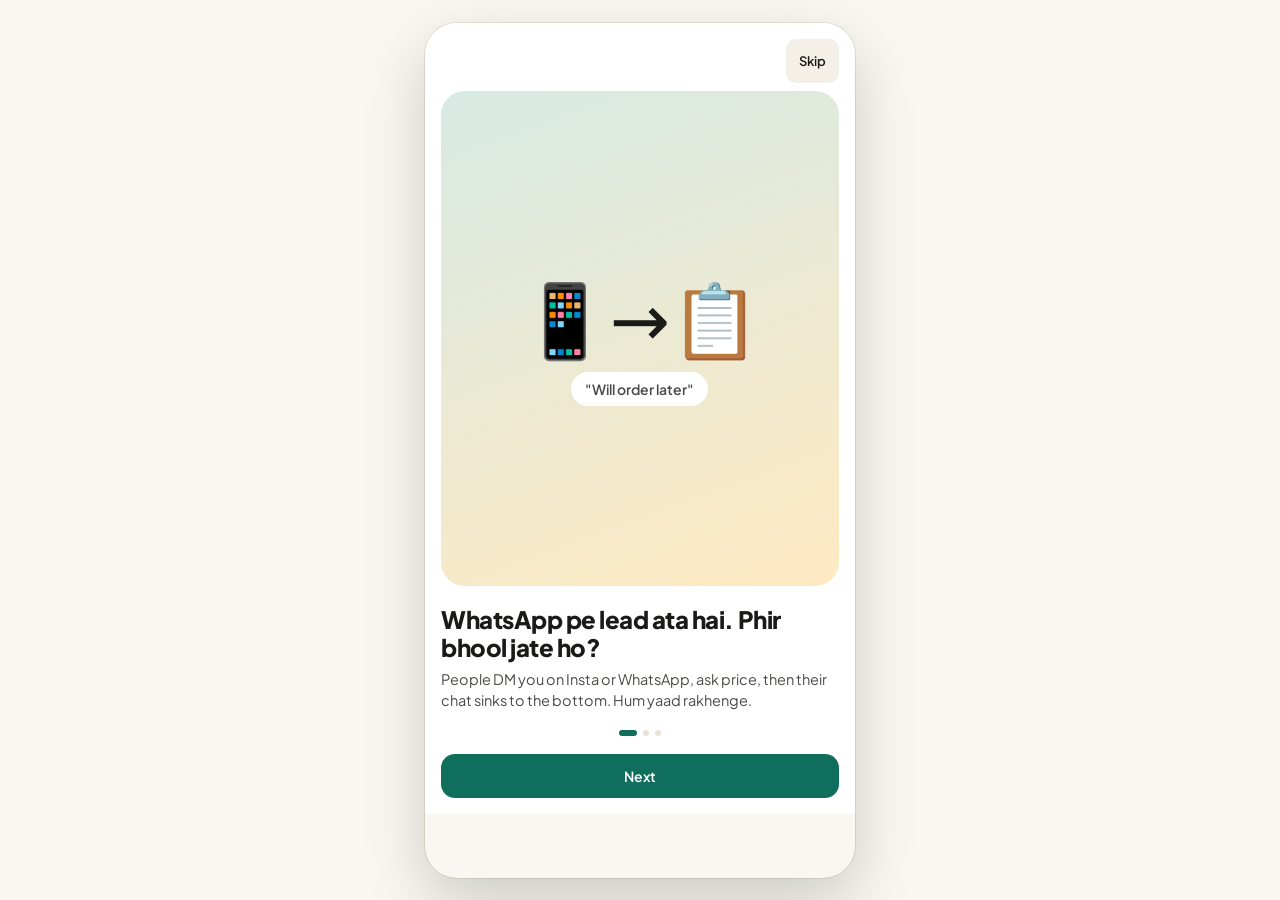
<file: index.html>
<!DOCTYPE html>
<html lang="en">
<head>
  <meta charset="UTF-8">
  <meta name="viewport" content="width=device-width, initial-scale=1.0, maximum-scale=5.0">
  <meta name="theme-color" content="#0F6E5C">
  <meta name="description" content="Kal Pakka — Offline-first micro-CRM for WhatsApp & Instagram sellers. See whom to follow up with today.">
  <title>Kal Pakka — Daily Lead Follow-ups</title>
  <link rel="manifest" href="./manifest.webmanifest">
  <link rel="icon" type="image/png" sizes="192x192" href="./icons/icon-192.png">
  <link rel="apple-touch-icon" href="./icons/icon-192.png">
  <link rel="stylesheet" href="./styles.css">
</head>
<body>
  <main id="app"></main>
  <script type="module" src="./app.js"></script>
</body>
</html>
</file>
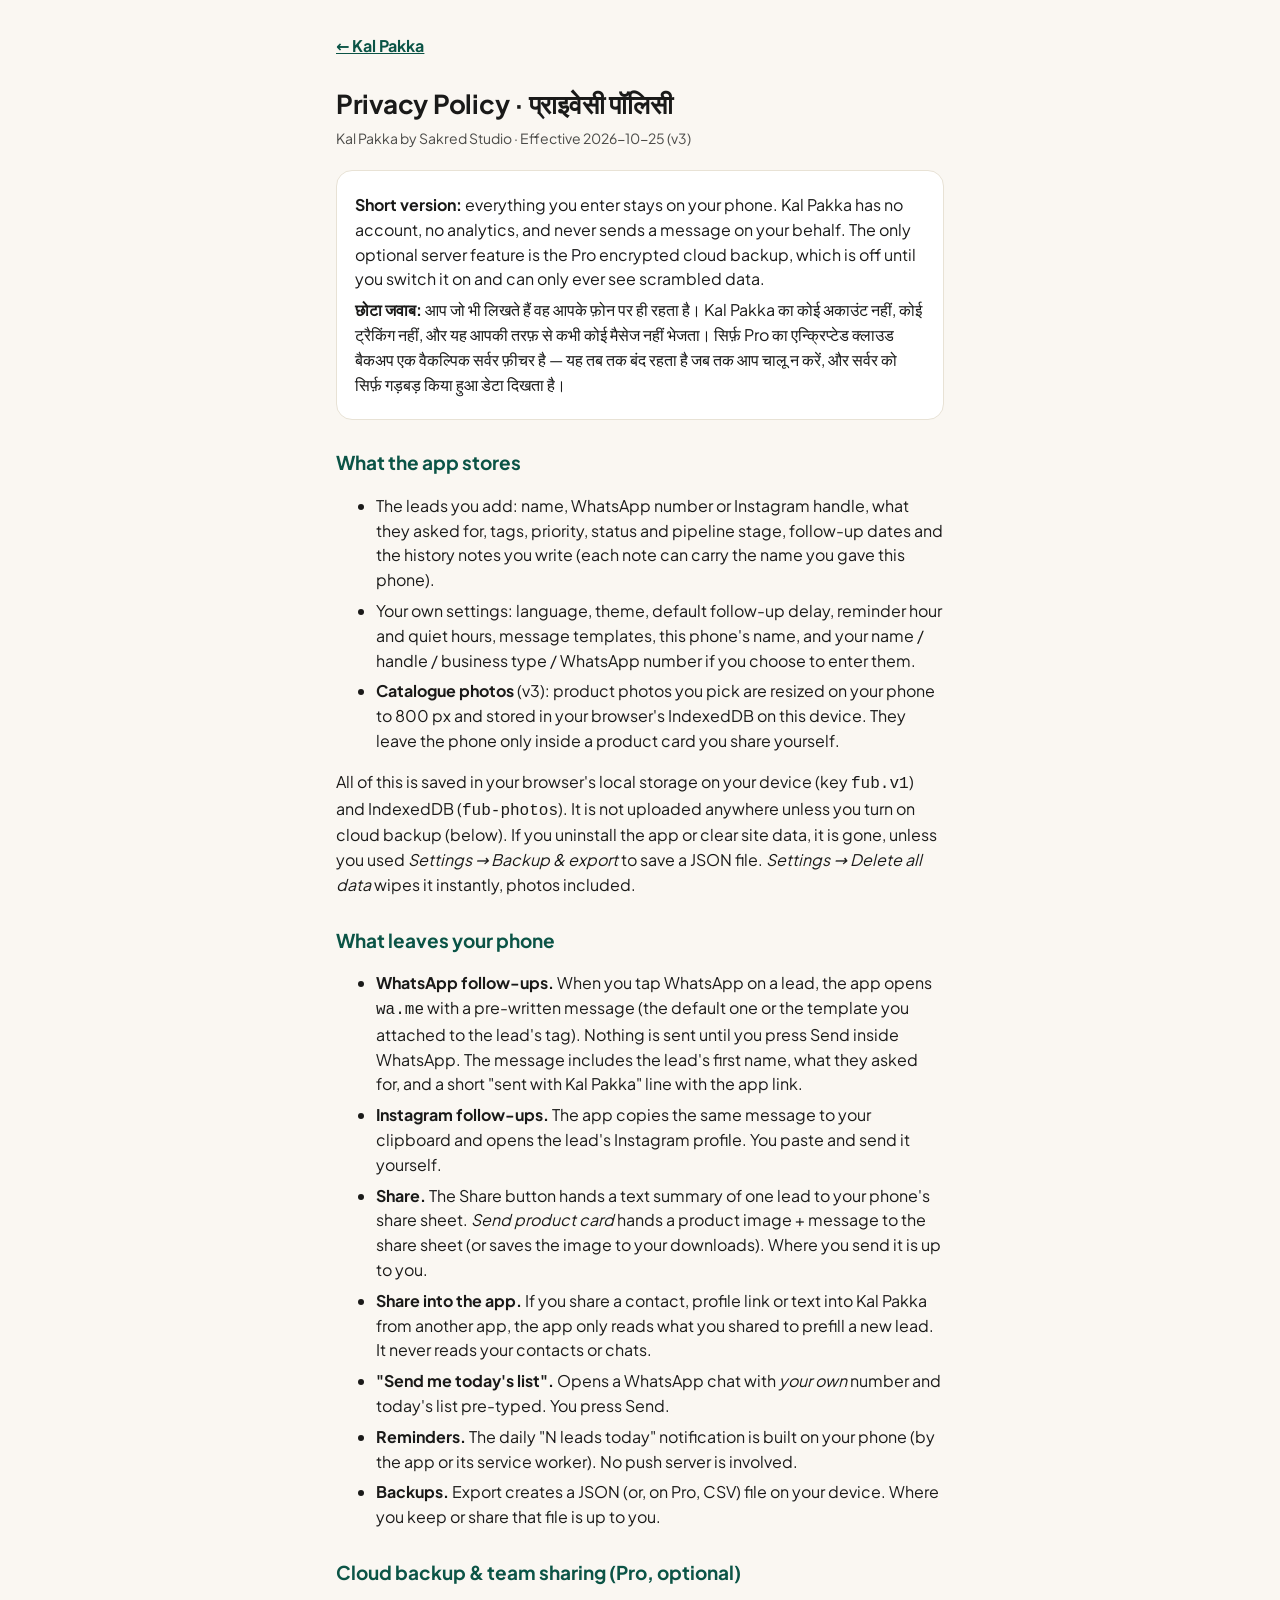
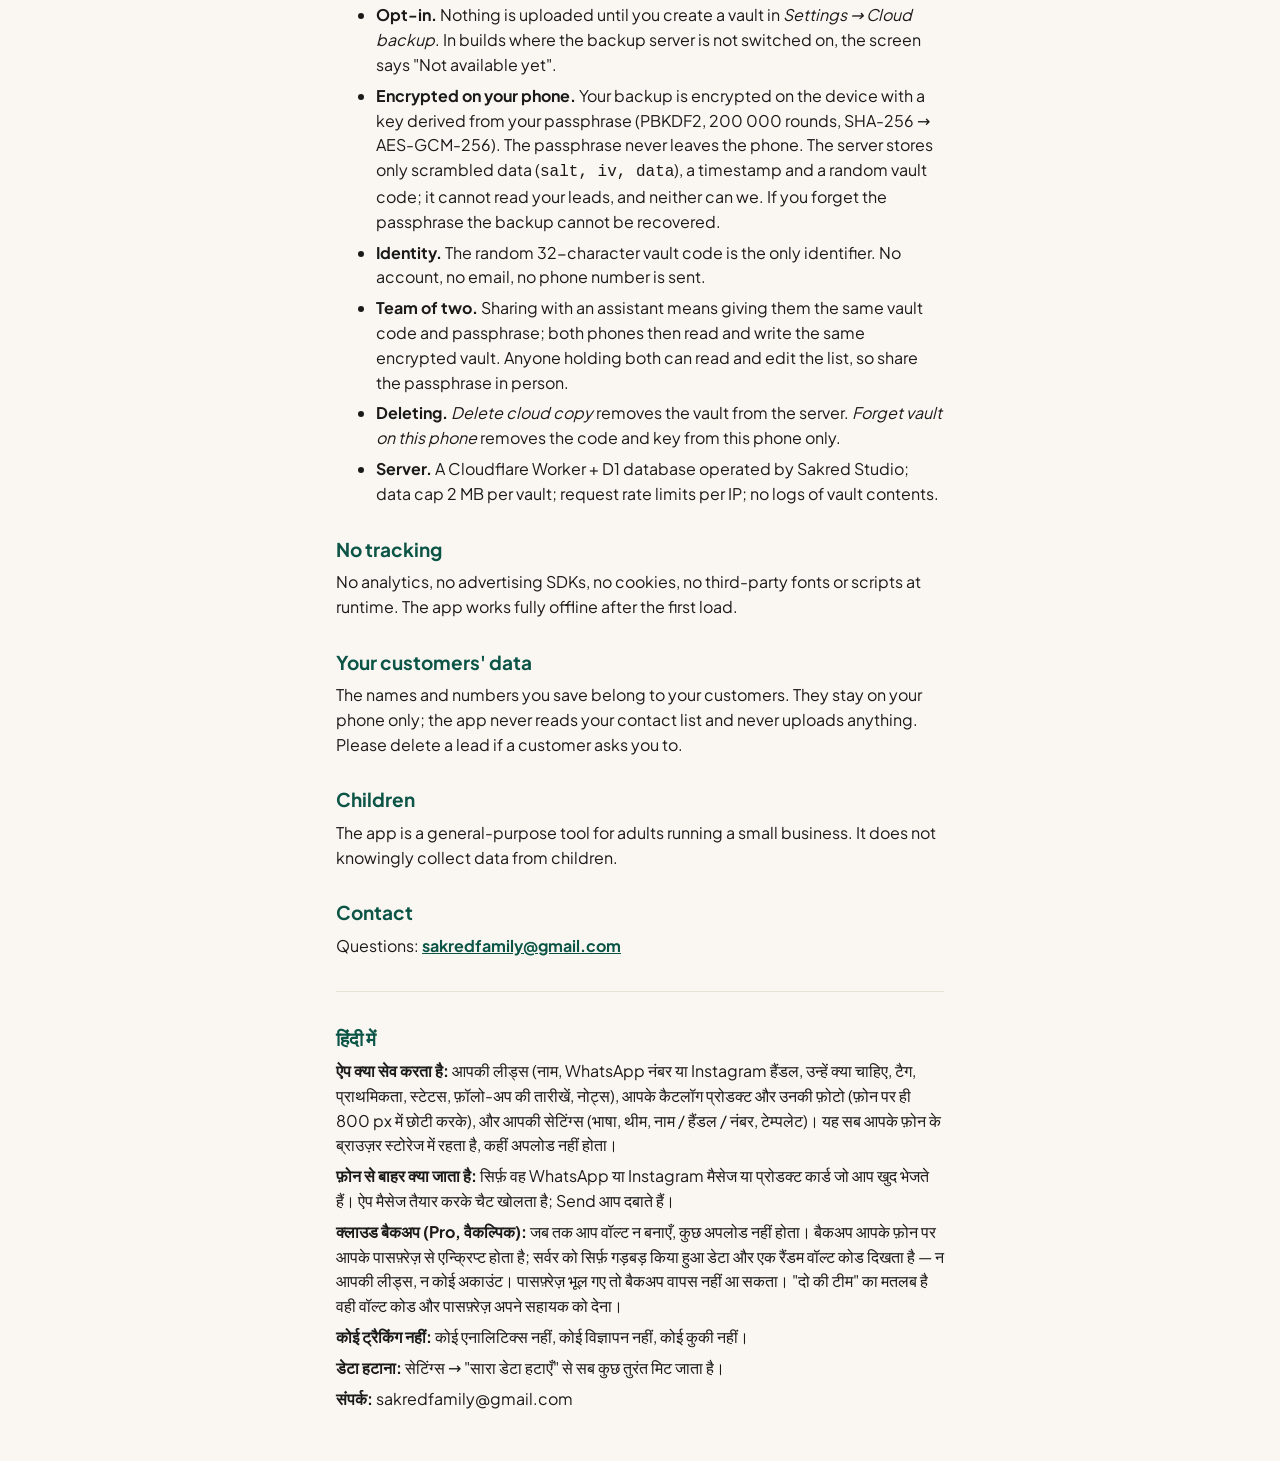
<file: privacy.html>
<!DOCTYPE html>
<html lang="en">
<head>
  <meta charset="utf-8">
  <meta name="viewport" content="width=device-width, initial-scale=1">
  <meta name="theme-color" content="#0F6E5C">
  <title>Kal Pakka — Privacy Policy</title>
  <link rel="icon" type="image/png" sizes="192x192" href="./icons/icon-192.png">
  <link rel="stylesheet" href="./fonts/fonts.css">
  <style>
    :root { --emerald: #0F6E5C; --emerald-deep: #0B5446; --bg: #FAF7F2; --ink: #1A1A19; --ink-soft: #4A4A47; --line: #E8E2D5; }
    * { box-sizing: border-box; }
    body { margin: 0; background: var(--bg); color: var(--ink); font-family: "Plus Jakarta Sans", "Noto Sans", "Noto Sans Devanagari", system-ui, sans-serif; font-size: 16px; line-height: 1.55; }
    main { max-width: 640px; margin: 0 auto; padding: 24px 16px 48px; }
    h1 { font-size: 26px; margin: 0 0 4px; letter-spacing: -.01em; }
    h2 { font-size: 19px; margin: 28px 0 6px; color: var(--emerald-deep); }
    p, li { color: var(--ink); margin: 6px 0; }
    .meta { color: var(--ink-soft); font-size: 14px; margin-bottom: 20px; }
    .card { background: #fff; border: 1px solid var(--line); border-radius: 16px; padding: 16px 18px; margin: 14px 0; }
    a { color: var(--emerald-deep); font-weight: 700; }
    hr { border: 0; border-top: 1px solid var(--line); margin: 32px 0; }
    .back { display: inline-block; margin-bottom: 16px; min-height: 44px; line-height: 44px; }
  </style>
</head>
<body>
  <main>
    <a class="back" href="./">← Kal Pakka</a>

    <h1>Privacy Policy · प्राइवेसी पॉलिसी</h1>
    <div class="meta">Kal Pakka by Sakred Studio · Effective 2026-10-25 (v3)</div>

    <div class="card">
      <p><strong>Short version:</strong> everything you enter stays on your phone. Kal Pakka has no account, no analytics, and never sends a message on your behalf. The only optional server feature is the Pro encrypted cloud backup, which is off until you switch it on and can only ever see scrambled data.</p>
      <p><strong>छोटा जवाब:</strong> आप जो भी लिखते हैं वह आपके फ़ोन पर ही रहता है। Kal Pakka का कोई अकाउंट नहीं, कोई ट्रैकिंग नहीं, और यह आपकी तरफ़ से कभी कोई मैसेज नहीं भेजता। सिर्फ़ Pro का एन्क्रिप्टेड क्लाउड बैकअप एक वैकल्पिक सर्वर फ़ीचर है — यह तब तक बंद रहता है जब तक आप चालू न करें, और सर्वर को सिर्फ़ गड़बड़ किया हुआ डेटा दिखता है।</p>
    </div>

    <h2>What the app stores</h2>
    <ul>
      <li>The leads you add: name, WhatsApp number or Instagram handle, what they asked for, tags, priority, status and pipeline stage, follow-up dates and the history notes you write (each note can carry the name you gave this phone).</li>
      <li>Your own settings: language, theme, default follow-up delay, reminder hour and quiet hours, message templates, this phone's name, and your name / handle / business type / WhatsApp number if you choose to enter them.</li>
      <li><strong>Catalogue photos</strong> (v3): product photos you pick are resized on your phone to 800 px and stored in your browser's IndexedDB on this device. They leave the phone only inside a product card you share yourself.</li>
    </ul>
    <p>All of this is saved in your browser's local storage on your device (key <code>fub.v1</code>) and IndexedDB (<code>fub-photos</code>). It is not uploaded anywhere unless you turn on cloud backup (below). If you uninstall the app or clear site data, it is gone, unless you used <em>Settings → Backup &amp; export</em> to save a JSON file. <em>Settings → Delete all data</em> wipes it instantly, photos included.</p>

    <h2>What leaves your phone</h2>
    <ul>
      <li><strong>WhatsApp follow-ups.</strong> When you tap WhatsApp on a lead, the app opens <code>wa.me</code> with a pre-written message (the default one or the template you attached to the lead's tag). Nothing is sent until you press Send inside WhatsApp. The message includes the lead's first name, what they asked for, and a short "sent with Kal Pakka" line with the app link.</li>
      <li><strong>Instagram follow-ups.</strong> The app copies the same message to your clipboard and opens the lead's Instagram profile. You paste and send it yourself.</li>
      <li><strong>Share.</strong> The Share button hands a text summary of one lead to your phone's share sheet. <em>Send product card</em> hands a product image + message to the share sheet (or saves the image to your downloads). Where you send it is up to you.</li>
      <li><strong>Share into the app.</strong> If you share a contact, profile link or text into Kal Pakka from another app, the app only reads what you shared to prefill a new lead. It never reads your contacts or chats.</li>
      <li><strong>"Send me today's list".</strong> Opens a WhatsApp chat with <em>your own</em> number and today's list pre-typed. You press Send.</li>
      <li><strong>Reminders.</strong> The daily "N leads today" notification is built on your phone (by the app or its service worker). No push server is involved.</li>
      <li><strong>Backups.</strong> Export creates a JSON (or, on Pro, CSV) file on your device. Where you keep or share that file is up to you.</li>
    </ul>

    <h2>Cloud backup &amp; team sharing (Pro, optional)</h2>
    <ul>
      <li><strong>Opt-in.</strong> Nothing is uploaded until you create a vault in <em>Settings → Cloud backup</em>. In builds where the backup server is not switched on, the screen says "Not available yet".</li>
      <li><strong>Encrypted on your phone.</strong> Your backup is encrypted on the device with a key derived from your passphrase (PBKDF2, 200 000 rounds, SHA-256 → AES-GCM-256). The passphrase never leaves the phone. The server stores only scrambled data (<code>salt, iv, data</code>), a timestamp and a random vault code; it cannot read your leads, and neither can we. If you forget the passphrase the backup cannot be recovered.</li>
      <li><strong>Identity.</strong> The random 32-character vault code is the only identifier. No account, no email, no phone number is sent.</li>
      <li><strong>Team of two.</strong> Sharing with an assistant means giving them the same vault code and passphrase; both phones then read and write the same encrypted vault. Anyone holding both can read and edit the list, so share the passphrase in person.</li>
      <li><strong>Deleting.</strong> <em>Delete cloud copy</em> removes the vault from the server. <em>Forget vault on this phone</em> removes the code and key from this phone only.</li>
      <li><strong>Server.</strong> A Cloudflare Worker + D1 database operated by Sakred Studio; data cap 2 MB per vault; request rate limits per IP; no logs of vault contents.</li>
    </ul>

    <h2>No tracking</h2>
    <p>No analytics, no advertising SDKs, no cookies, no third-party fonts or scripts at runtime. The app works fully offline after the first load.</p>

    <h2>Your customers' data</h2>
    <p>The names and numbers you save belong to your customers. They stay on your phone only; the app never reads your contact list and never uploads anything. Please delete a lead if a customer asks you to.</p>

    <h2>Children</h2>
    <p>The app is a general-purpose tool for adults running a small business. It does not knowingly collect data from children.</p>

    <h2>Contact</h2>
    <p>Questions: <a href="mailto:sakredfamily@gmail.com">sakredfamily@gmail.com</a></p>

    <hr>

    <h2>हिंदी में</h2>
    <p><strong>ऐप क्या सेव करता है:</strong> आपकी लीड्स (नाम, WhatsApp नंबर या Instagram हैंडल, उन्हें क्या चाहिए, टैग, प्राथमिकता, स्टेटस, फ़ॉलो-अप की तारीखें, नोट्स), आपके कैटलॉग प्रोडक्ट और उनकी फ़ोटो (फ़ोन पर ही 800 px में छोटी करके), और आपकी सेटिंग्स (भाषा, थीम, नाम / हैंडल / नंबर, टेम्पलेट)। यह सब आपके फ़ोन के ब्राउज़र स्टोरेज में रहता है, कहीं अपलोड नहीं होता।</p>
    <p><strong>फ़ोन से बाहर क्या जाता है:</strong> सिर्फ़ वह WhatsApp या Instagram मैसेज या प्रोडक्ट कार्ड जो आप खुद भेजते हैं। ऐप मैसेज तैयार करके चैट खोलता है; Send आप दबाते हैं।</p>
    <p><strong>क्लाउड बैकअप (Pro, वैकल्पिक):</strong> जब तक आप वॉल्ट न बनाएँ, कुछ अपलोड नहीं होता। बैकअप आपके फ़ोन पर आपके पासफ़्रेज़ से एन्क्रिप्ट होता है; सर्वर को सिर्फ़ गड़बड़ किया हुआ डेटा और एक रैंडम वॉल्ट कोड दिखता है — न आपकी लीड्स, न कोई अकाउंट। पासफ़्रेज़ भूल गए तो बैकअप वापस नहीं आ सकता। "दो की टीम" का मतलब है वही वॉल्ट कोड और पासफ़्रेज़ अपने सहायक को देना।</p>
    <p><strong>कोई ट्रैकिंग नहीं:</strong> कोई एनालिटिक्स नहीं, कोई विज्ञापन नहीं, कोई कुकी नहीं।</p>
    <p><strong>डेटा हटाना:</strong> सेटिंग्स → "सारा डेटा हटाएँ" से सब कुछ तुरंत मिट जाता है।</p>
    <p><strong>संपर्क:</strong> sakredfamily@gmail.com</p>
  </main>
</body>
</html>
</file>
<file: styles.css>
/* Kal Pakka — Design tokens & base styles from design/app.css */

@import url('./fonts/fonts.css');

:root {
  --fub-emerald:         #0F6E5C;
  --fub-emerald-deep:    #0B5446;
  --fub-emerald-soft:    #D7EAE4;
  --fub-emerald-tint:    #EEF6F3;

  --fub-marigold:        #F5A623;
  --fub-marigold-soft:   #FFE9C2;
  --fub-terracotta:      #D85A4A;
  --fub-terracotta-soft: #FBE0DC;
  --fub-cobalt:          #2C5FBF;
  --fub-cobalt-soft:     #DCE6F7;

  --fub-wa:              #1FA855;
  --fub-ig:              #C13584;

  --fub-bg:              #FAF7F2;
  --fub-card:            #FFFFFF;
  --fub-card-2:          #F4F0E8;
  --fub-line:            #E8E2D5;
  --fub-line-soft:       #F1ECE1;

  --fub-ink:             #1A1A19;
  --fub-ink-2:           #4A4A47;
  --fub-ink-3:           #7A776F;
  --fub-ink-4:           #A8A399;

  --fub-r-xs: 6px;
  --fub-r-sm: 10px;
  --fub-r-md: 14px;
  --fub-r-lg: 20px;
  --fub-r-pill: 999px;

  --fub-shadow-card: 0 1px 0 rgba(0,0,0,.03), 0 4px 12px rgba(20,18,12,.06);
  --fub-shadow-pop:  0 8px 28px rgba(20,18,12,.14);

  --fub-font: 'Plus Jakarta Sans', ui-sans-serif, system-ui, -apple-system, sans-serif;
  --fub-mono: 'JetBrains Mono', ui-monospace, monospace;
}

[data-theme="dark"] {
  --fub-bg:              #0F1411;
  --fub-card:            #181E1B;
  --fub-card-2:          #232A26;
  --fub-line:            #2C3530;
  --fub-line-soft:       #232A26;
  --fub-ink:             #F2EFE7;
  --fub-ink-2:           #C4C0B5;
  --fub-ink-3:           #8C887E;
  --fub-ink-4:           #5E5A52;

  --fub-emerald-soft:    #143A33;
  --fub-emerald-tint:    #0E2622;
  --fub-marigold-soft:   #3D2C12;
  --fub-terracotta-soft: #3A1F1B;
  --fub-cobalt-soft:     #1A2540;
  --fub-shadow-card:     0 1px 0 rgba(255,255,255,.02), 0 4px 12px rgba(0,0,0,.4);
}

*, *::before, *::after {
  box-sizing: border-box;
  margin: 0;
  padding: 0;
  -webkit-tap-highlight-color: transparent;
}

html, body {
  width: 100%;
  max-width: 100vw;
  overflow-x: hidden;
  font-family: var(--fub-font);
  background: var(--fub-bg);
  color: var(--fub-ink);
  min-height: 100dvh;
  -webkit-font-smoothing: antialiased;
}

body {
  display: flex;
  justify-content: center;
  align-items: stretch;
}

#app {
  width: 100%;
  max-width: 430px;
  min-height: 100dvh;
  background: var(--fub-bg);
  display: flex;
  flex-direction: column;
  position: relative;
  overflow-x: hidden;
}

@media (min-width: 481px) {
  body {
    padding: 16px 0;
    align-items: center;
  }
  #app {
    min-height: min(892px, 95dvh);
    max-height: 95dvh;
    border-radius: 32px;
    box-shadow: 0 24px 64px rgba(0,0,0,.18), 0 0 0 1px var(--fub-line);
    overflow: hidden;
  }
}

button, input, select, textarea, a.tap-target {
  font-family: var(--fub-font);
  min-height: 44px;
}

.fub {
  flex: 1;
  display: flex;
  flex-direction: column;
  min-height: 0;
  position: relative;
  background: var(--fub-bg);
  color: var(--fub-ink);
}

.fub-bar {
  display: flex;
  align-items: center;
  gap: 10px;
  padding: 14px 16px 10px;
  background: var(--fub-bg);
  position: sticky;
  top: 0;
  z-index: 5;
}

.fub-bar h1 {
  margin: 0;
  font-size: 22px;
  font-weight: 700;
  letter-spacing: -0.01em;
  flex: 1;
  line-height: 1.1;
}

.fub-bar .sub {
  font-size: 12px;
  color: var(--fub-ink-3);
  font-weight: 500;
  letter-spacing: .02em;
  margin-top: 2px;
}

.fub-content {
  flex: 1;
  overflow-y: auto;
  overflow-x: hidden;
  padding: 0 16px 96px;
}

.fub-content.no-pad {
  padding: 0 0 32px;
}

.fub-section {
  display: flex;
  align-items: baseline;
  justify-content: space-between;
  margin: 20px 2px 10px;
}

.fub-section h2 {
  margin: 0;
  font-size: 13px;
  font-weight: 700;
  text-transform: uppercase;
  letter-spacing: 0.08em;
  color: var(--fub-ink-3);
}

.fub-section .count {
  font-size: 12px;
  font-weight: 600;
  color: var(--fub-ink-3);
  background: var(--fub-card-2);
  padding: 2px 8px;
  border-radius: 999px;
}

/* Lead Card */
.lead {
  background: var(--fub-card);
  border: 1px solid var(--fub-line);
  border-radius: var(--fub-r-md);
  padding: 14px;
  display: grid;
  grid-template-columns: 40px 1fr auto;
  gap: 12px;
  align-items: start;
  margin-bottom: 8px;
  position: relative;
  width: 100%;
  text-align: left;
  cursor: pointer;
  transition: transform .12s ease, box-shadow .12s ease;
}

.lead:active {
  transform: scale(.99);
  box-shadow: var(--fub-shadow-card);
}

.lead.priority {
  border-left: 4px solid var(--fub-marigold);
  padding-left: 11px;
}

.lead.overdue {
  background: linear-gradient(0deg, var(--fub-terracotta-soft) 0%, var(--fub-card) 100%);
}

[data-density="compact"] .lead {
  padding: 10px 12px;
  gap: 10px;
  grid-template-columns: 32px 1fr auto;
}
[data-density="compact"] .lead .lead-notes {
  display: none;
}
[data-density="compact"] .lead-name {
  font-size: 14px;
}

.avatar {
  width: 40px;
  height: 40px;
  border-radius: 50%;
  display: flex;
  align-items: center;
  justify-content: center;
  font-weight: 700;
  font-size: 15px;
  color: #fff;
  letter-spacing: -.01em;
  flex-shrink: 0;
}

[data-density="compact"] .avatar {
  width: 32px;
  height: 32px;
  font-size: 13px;
}

.lead-body {
  min-width: 0;
}

.lead-name {
  font-size: 15px;
  font-weight: 600;
  color: var(--fub-ink);
  white-space: nowrap;
  overflow: hidden;
  text-overflow: ellipsis;
  letter-spacing: -.01em;
}

.lead-meta {
  display: flex;
  gap: 6px;
  align-items: center;
  margin-top: 3px;
  font-size: 12px;
  color: var(--fub-ink-3);
  font-weight: 500;
}

.lead-notes {
  font-size: 13px;
  color: var(--fub-ink-2);
  margin-top: 6px;
  line-height: 1.35;
  display: -webkit-box;
  -webkit-line-clamp: 2;
  -webkit-box-orient: vertical;
  overflow: hidden;
}

.lead-tags {
  display: flex;
  gap: 4px;
  margin-top: 8px;
  flex-wrap: wrap;
}

.lead-right {
  display: flex;
  flex-direction: column;
  align-items: flex-end;
  gap: 6px;
}

.lead-time {
  font-size: 11px;
  font-weight: 600;
  color: var(--fub-ink-3);
  white-space: nowrap;
}

.lead.overdue .lead-time {
  color: var(--fub-terracotta);
}

.lead.priority .lead-time {
  color: var(--fub-marigold);
}

/* Chips & Pills */
.chip {
  display: inline-flex;
  align-items: center;
  gap: 4px;
  font-size: 11px;
  font-weight: 600;
  letter-spacing: .01em;
  padding: 3px 8px;
  border-radius: 999px;
  background: var(--fub-card-2);
  color: var(--fub-ink-2);
  white-space: nowrap;
}

.chip.wa { background: rgba(31,168,85,.12); color: var(--fub-wa); }
.chip.ig { background: rgba(193,53,132,.12); color: var(--fub-ig); }
.chip.tag { background: var(--fub-emerald-tint); color: var(--fub-emerald-deep); }
.chip.warn { background: var(--fub-marigold-soft); color: #8A5A04; }
.chip.over { background: var(--fub-terracotta-soft); color: #8A2C1F; }
.chip.pro { background: var(--fub-cobalt-soft); color: var(--fub-cobalt); }
.chip.lg { font-size: 12px; padding: 5px 10px; }

.statusPill {
  display: inline-flex;
  align-items: center;
  gap: 5px;
  font-size: 11px;
  font-weight: 700;
  text-transform: uppercase;
  letter-spacing: .06em;
  padding: 3px 8px;
  border-radius: 999px;
}
.statusPill::before {
  content: "";
  width: 6px;
  height: 6px;
  border-radius: 50%;
  background: currentColor;
}
.statusPill.new       { color: var(--fub-cobalt);     background: var(--fub-cobalt-soft); }
.statusPill.active    { color: var(--fub-emerald);    background: var(--fub-emerald-soft); }
.statusPill.converted { color: #2A6F3F;               background: #D6EBDD; }
.statusPill.not       { color: var(--fub-ink-3);      background: var(--fub-card-2); }
.statusPill.lost      { color: var(--fub-terracotta); background: var(--fub-terracotta-soft); }

/* Buttons */
.btn {
  font-family: inherit;
  font-weight: 600;
  font-size: 14px;
  border-radius: var(--fub-r-md);
  padding: 10px 16px;
  border: 1px solid transparent;
  cursor: pointer;
  display: inline-flex;
  align-items: center;
  justify-content: center;
  gap: 8px;
  letter-spacing: -.005em;
  text-decoration: none;
  min-height: 44px;
}
.btn.primary { background: var(--fub-emerald); color: #fff; }
.btn.ghost   { background: transparent; color: var(--fub-ink); border-color: var(--fub-line); }
.btn.danger  { background: var(--fub-terracotta-soft); color: #8A2C1F; }
.btn.warn    { background: var(--fub-marigold-soft); color: #8A5A04; }
.btn.flat    { background: var(--fub-card-2); color: var(--fub-ink); }
.btn.sm      { padding: 8px 12px; font-size: 13px; border-radius: 10px; }
.btn.block   { width: 100%; }
.btn.icon    { padding: 10px; border-radius: 999px; min-width: 44px; }

/* FAB */
.fab {
  position: absolute;
  right: 16px;
  bottom: 24px;
  width: 56px;
  height: 56px;
  border-radius: 18px;
  background: var(--fub-emerald);
  color: #fff;
  display: flex;
  align-items: center;
  justify-content: center;
  box-shadow: 0 8px 22px rgba(15,110,92,.4), 0 2px 6px rgba(0,0,0,.1);
  border: 0;
  cursor: pointer;
  z-index: 4;
}
.fab.large {
  width: auto;
  height: 52px;
  padding: 0 20px;
  gap: 8px;
  font-weight: 700;
  font-size: 14px;
  border-radius: 999px;
}

/* Bottom Tab Bar */
.fub-tabs {
  display: grid;
  grid-template-columns: repeat(4, 1fr);
  padding: 6px 8px 8px;
  background: var(--fub-card);
  border-top: 1px solid var(--fub-line);
  flex-shrink: 0;
}
.fub-tab {
  display: flex;
  flex-direction: column;
  align-items: center;
  justify-content: center;
  padding: 6px 4px;
  gap: 4px;
  font-size: 11px;
  font-weight: 600;
  color: var(--fub-ink-3);
  background: none;
  border: 0;
  cursor: pointer;
  border-radius: 12px;
  letter-spacing: .02em;
  min-height: 52px;
}
.fub-tab.active { color: var(--fub-emerald); }
.fub-tab.active .pill { background: var(--fub-emerald-soft); }
.fub-tab .pill {
  width: 56px;
  height: 28px;
  border-radius: 999px;
  display: flex;
  align-items: center;
  justify-content: center;
}

/* Today Hero Card */
.today-hero {
  background: linear-gradient(135deg, var(--fub-emerald) 0%, var(--fub-emerald-deep) 100%);
  color: #fff;
  border-radius: 18px;
  padding: 16px 18px;
  margin: 4px 0 6px;
  position: relative;
  overflow: hidden;
}
.today-hero::after {
  content: "";
  position: absolute;
  right: -30px;
  top: -30px;
  width: 140px;
  height: 140px;
  border-radius: 50%;
  background: radial-gradient(circle, rgba(245,166,35,.4) 0%, transparent 70%);
}
.today-hero .greet { font-size: 13px; opacity: .85; font-weight: 500; }
.today-hero .stat { font-size: 28px; font-weight: 800; letter-spacing: -.02em; line-height: 1.05; margin-top: 4px; }
.today-hero .stat small { font-size: 14px; font-weight: 500; opacity: .85; margin-left: 4px; }
.today-hero .row { display: flex; gap: 10px; margin-top: 12px; position: relative; z-index: 1; flex-wrap: wrap; }
.today-hero .pill {
  background: rgba(255,255,255,.16);
  padding: 6px 10px;
  border-radius: 999px;
  font-size: 12px;
  font-weight: 600;
}
.today-hero .pill.warn { background: var(--fub-marigold); color: #2a1d05; }

/* Pro Card */
.pro-card {
  background: linear-gradient(135deg, #1e3563 0%, #2C5FBF 100%);
  color: #fff;
  border-radius: 18px;
  padding: 18px;
  position: relative;
  overflow: hidden;
}
.pro-card::after {
  content: "PRO";
  position: absolute;
  right: -14px;
  top: 14px;
  font-size: 56px;
  font-weight: 800;
  letter-spacing: -.04em;
  opacity: .12;
  line-height: 1;
}
.pro-card h3 { margin: 0; font-size: 17px; font-weight: 700; letter-spacing: -.01em; }
.pro-card p { margin: 6px 0 14px; font-size: 13px; opacity: .88; line-height: 1.4; }
.pro-card .btn { background: #fff; color: #1e3563; }
.pro-card .reviewer-link {
  position: relative;
  z-index: 1;
  background: none;
  border: 0;
  padding: 0;
  margin-top: 6px;
  color: #fff;
  opacity: .8;
  font-size: 12px;
  text-decoration: underline;
  cursor: pointer;
}

/* Forms, Segmented, Chips, Sheets, Snackbar */
.field { margin-bottom: 14px; }
.field label {
  display: block;
  font-size: 12px;
  font-weight: 700;
  color: var(--fub-ink-3);
  text-transform: uppercase;
  letter-spacing: .06em;
  margin-bottom: 6px;
}
.field input, .field textarea, .field select {
  width: 100%;
  font-family: inherit;
  font-size: 15px;
  padding: 11px 14px;
  border-radius: var(--fub-r-md);
  border: 1px solid var(--fub-line);
  background: var(--fub-card);
  color: var(--fub-ink);
  outline: none;
}
.field textarea { min-height: 80px; resize: vertical; line-height: 1.4; }
.field .hint { font-size: 12px; color: var(--fub-ink-3); margin-top: 6px; }

.segmented {
  display: grid;
  grid-auto-flow: column;
  grid-auto-columns: 1fr;
  background: var(--fub-card-2);
  border-radius: 12px;
  padding: 4px;
  gap: 2px;
}
.segmented button {
  font-family: inherit;
  font-size: 13px;
  font-weight: 600;
  padding: 8px;
  border-radius: 8px;
  border: 0;
  background: transparent;
  color: var(--fub-ink-2);
  cursor: pointer;
}
.segmented button.on {
  background: var(--fub-card);
  color: var(--fub-ink);
  box-shadow: 0 1px 3px rgba(0,0,0,.08);
}

.chip-row { display: flex; gap: 8px; flex-wrap: wrap; }
.chip-pick {
  font-family: inherit;
  font-size: 13px;
  font-weight: 600;
  padding: 8px 12px;
  border-radius: 999px;
  border: 1px solid var(--fub-line);
  background: var(--fub-card);
  color: var(--fub-ink-2);
  cursor: pointer;
}
.chip-pick.on {
  background: var(--fub-emerald);
  color: #fff;
  border-color: var(--fub-emerald);
}

.scrim {
  position: fixed;
  inset: 0;
  background: rgba(20,18,12,.45);
  z-index: 40;
}
.sheet {
  position: fixed;
  left: 50%;
  transform: translateX(-50%);
  width: 100%;
  max-width: 430px;
  bottom: 0;
  z-index: 41;
  background: var(--fub-card);
  border-radius: 22px 22px 0 0;
  padding: 8px 16px 20px;
  box-shadow: 0 -12px 30px rgba(0,0,0,.18);
  max-height: 88dvh;
  overflow-y: auto;
}
.sheet .grab {
  width: 36px;
  height: 4px;
  border-radius: 999px;
  background: var(--fub-line);
  margin: 4px auto 12px;
}

.snack {
  position: fixed;
  left: 50%;
  bottom: 88px;
  transform: translateX(-50%);
  background: var(--fub-ink);
  color: var(--fub-bg);
  padding: 10px 16px;
  border-radius: 999px;
  font-size: 13px;
  font-weight: 600;
  display: flex;
  align-items: center;
  gap: 10px;
  z-index: 50;
  box-shadow: var(--fub-shadow-pop);
  white-space: nowrap;
}

/* Lead Detail & Timeline */
.detail-header {
  background: var(--fub-card);
  padding: 18px 16px;
  border-bottom: 1px solid var(--fub-line);
}
.detail-header .av {
  width: 64px;
  height: 64px;
  border-radius: 50%;
  display: flex;
  align-items: center;
  justify-content: center;
  font-weight: 700;
  font-size: 24px;
  color: #fff;
  flex-shrink: 0;
}
.quick-actions {
  display: grid;
  grid-template-columns: repeat(4, 1fr);
  gap: 6px;
  margin: 16px 0 4px;
}
.qa {
  background: var(--fub-card);
  border: 1px solid var(--fub-line);
  border-radius: 14px;
  padding: 10px 6px;
  display: flex;
  flex-direction: column;
  align-items: center;
  gap: 6px;
  font-size: 11px;
  font-weight: 600;
  color: var(--fub-ink-2);
  cursor: pointer;
  text-decoration: none;
}
.qa[disabled] { opacity: .4; cursor: not-allowed; }
.qa .ico {
  width: 32px;
  height: 32px;
  border-radius: 10px;
  background: var(--fub-emerald-soft);
  color: var(--fub-emerald);
  display: flex;
  align-items: center;
  justify-content: center;
  font-size: 16px;
}
.qa.wa .ico { background: rgba(31,168,85,.12); color: var(--fub-wa); }
.qa.ig .ico { background: rgba(193,53,132,.12); color: var(--fub-ig); }
.qa.copy .ico { background: var(--fub-marigold-soft); color: #8A5A04; }

.timeline { padding: 6px 0; }
.timeline .row {
  display: grid;
  grid-template-columns: 18px 1fr;
  gap: 12px;
  padding: 10px 0;
  position: relative;
}
.timeline .row::before {
  content: "";
  position: absolute;
  left: 8px;
  top: 0;
  bottom: 0;
  width: 2px;
  background: var(--fub-line);
}
.timeline .row:first-child::before { top: 14px; }
.timeline .row:last-child::before { bottom: calc(100% - 14px); }
.timeline .dot {
  width: 18px;
  height: 18px;
  border-radius: 50%;
  background: var(--fub-card);
  border: 2px solid var(--fub-emerald);
  z-index: 1;
  margin-top: 2px;
}
.timeline .dot.muted { border-color: var(--fub-ink-4); }
.timeline .when {
  font-size: 11px;
  font-weight: 600;
  color: var(--fub-ink-3);
  text-transform: uppercase;
  letter-spacing: .06em;
}
.timeline .what {
  font-size: 14px;
  color: var(--fub-ink);
  margin-top: 2px;
  line-height: 1.35;
}

/* Search & Filters */
.search {
  display: flex;
  align-items: center;
  gap: 10px;
  background: var(--fub-card);
  border: 1px solid var(--fub-line);
  border-radius: 14px;
  padding: 4px 14px;
  margin: 4px 0 12px;
}
.search input {
  flex: 1;
  border: 0;
  background: transparent;
  outline: none;
  font-family: inherit;
  font-size: 14px;
  color: var(--fub-ink);
}
.filters {
  display: flex;
  gap: 8px;
  overflow-x: auto;
  padding-bottom: 8px;
  margin: 0 -2px 8px;
}
.filters::-webkit-scrollbar { display: none; }
.filter {
  flex-shrink: 0;
  padding: 7px 12px;
  border-radius: 999px;
  border: 1px solid var(--fub-line);
  background: var(--fub-card);
  font-size: 13px;
  font-weight: 600;
  color: var(--fub-ink-2);
  display: flex;
  align-items: center;
  gap: 5px;
  cursor: pointer;
}
.filter.on {
  background: var(--fub-ink);
  color: var(--fub-bg);
  border-color: var(--fub-ink);
}

/* Settings */
.settings-group {
  margin-bottom: 18px;
  border-radius: 14px;
  overflow: hidden;
  box-shadow: var(--fub-shadow-card);
}
.setting {
  display: flex;
  align-items: center;
  gap: 14px;
  padding: 14px 16px;
  background: var(--fub-card);
  border-bottom: 1px solid var(--fub-line-soft);
  width: 100%;
  text-align: left;
  border-left: 0;
  border-right: 0;
  border-top: 0;
}
.setting:last-child { border-bottom: 0; }
.setting .ico {
  width: 36px;
  height: 36px;
  border-radius: 10px;
  background: var(--fub-emerald-soft);
  color: var(--fub-emerald);
  display: flex;
  align-items: center;
  justify-content: center;
  flex-shrink: 0;
}
.setting .ico.warn { background: var(--fub-marigold-soft); color: #8A5A04; }
.setting .ico.cobalt { background: var(--fub-cobalt-soft); color: var(--fub-cobalt); }
.setting .text { flex: 1; min-width: 0; }
.setting .text .t { font-size: 15px; font-weight: 600; color: var(--fub-ink); }
.setting .text .s { font-size: 12px; color: var(--fub-ink-3); margin-top: 2px; }

.tog {
  width: 44px;
  height: 26px;
  border-radius: 999px;
  background: var(--fub-line);
  position: relative;
  cursor: pointer;
  border: 0;
  min-height: 26px;
}
.tog::after {
  content: "";
  position: absolute;
  top: 3px;
  left: 3px;
  width: 20px;
  height: 20px;
  border-radius: 50%;
  background: #fff;
  box-shadow: 0 1px 3px rgba(0,0,0,.2);
  transition: left .15s;
}
.tog::before {
  /* 44px tap target around the 26px visual track */
  content: "";
  position: absolute;
  inset: -9px -4px;
}
.tog.on { background: var(--fub-emerald); }
.tog.on::after { left: 21px; }

/* Onboarding */
.onb {
  flex: 1;
  display: flex;
  flex-direction: column;
  padding: 16px;
  background: var(--fub-card);
}
.onb-art {
  flex: 1;
  border-radius: 24px;
  padding: 24px;
  display: flex;
  align-items: center;
  justify-content: center;
  position: relative;
  overflow: hidden;
  min-height: 220px;
}
.onb-art.a { background: linear-gradient(160deg, var(--fub-emerald-soft) 0%, var(--fub-marigold-soft) 100%); }
.onb-art.b { background: linear-gradient(160deg, #DCE6F7 0%, var(--fub-emerald-soft) 100%); }
.onb-art.c { background: linear-gradient(160deg, var(--fub-marigold-soft) 0%, #FBE0DC 100%); }
.onb h2 { font-size: 24px; font-weight: 800; letter-spacing: -.02em; margin: 20px 0 8px; line-height: 1.15; }
.onb p { font-size: 14.5px; color: var(--fub-ink-2); margin: 0; line-height: 1.45; }
.onb-dots { display: flex; justify-content: center; gap: 6px; margin: 18px 0; }
.onb-dots span { width: 6px; height: 6px; border-radius: 50%; background: var(--fub-line); }
.onb-dots span.on { width: 18px; background: var(--fub-emerald); border-radius: 999px; }

.empty {
  text-align: center;
  padding: 40px 24px;
  color: var(--fub-ink-3);
  font-size: 14px;
}
.empty h3 {
  color: var(--fub-ink);
  font-size: 17px;
  font-weight: 700;
  margin: 14px 0 6px;
}

/* v2: hour pickers in Settings (quiet hours) */
.hour-select {
  min-height: 36px;
  height: 36px;
  border-radius: 8px;
  border: 1px solid var(--fub-line);
  background: var(--fub-card-2);
  color: var(--fub-ink);
  font-size: 12px;
  font-weight: 600;
  padding: 0 4px;
}

/* v2: pipeline swimlanes (scroll inside the container; page never scrolls sideways) */
.pipeline {
  display: flex;
  gap: 10px;
  overflow-x: auto;
  overflow-y: hidden;
  padding: 2px 0 10px;
  margin: 0 -16px;
  padding-left: 16px;
  padding-right: 16px;
  scroll-snap-type: x proximity;
  -webkit-overflow-scrolling: touch;
}
.pipeline::-webkit-scrollbar { height: 4px; }
.pipeline::-webkit-scrollbar-thumb { background: var(--fub-line); border-radius: 999px; }
.lane {
  flex: 0 0 236px;
  width: 236px;
  max-height: calc(100dvh - 260px);
  overflow-y: auto;
  background: var(--fub-card-2);
  border-radius: 14px;
  padding: 8px;
  scroll-snap-align: start;
}
.lane-head {
  display: flex;
  justify-content: space-between;
  align-items: center;
  font-size: 12px;
  font-weight: 800;
  text-transform: uppercase;
  letter-spacing: .06em;
  color: var(--fub-ink-2);
  padding: 4px 6px 8px;
  position: sticky;
  top: 0;
  background: var(--fub-card-2);
  z-index: 1;
}
.lane-head .count {
  background: var(--fub-card);
  color: var(--fub-ink-3);
  border-radius: 999px;
  padding: 1px 8px;
  font-size: 11px;
}
.lane-new .lane-head { color: var(--fub-cobalt); }
.lane-contacted .lane-head { color: var(--fub-emerald); }
.lane-interested .lane-head { color: #8A5A04; }
.lane-ordered .lane-head { color: #2A6F3F; }
.lane-lost .lane-head { color: var(--fub-terracotta); }
.lane-card.lead {
  display: block;
  width: 100%;
  margin: 0 0 8px;
  padding: 10px;
  min-height: 44px;
  text-align: left;
}
.lane-empty {
  font-size: 12px;
  color: var(--fub-ink-4);
  text-align: center;
  padding: 18px 6px;
}
.statusPill.stage-new        { color: var(--fub-cobalt);     background: var(--fub-cobalt-soft); }
.statusPill.stage-contacted  { color: var(--fub-emerald);    background: var(--fub-emerald-soft); }
.statusPill.stage-interested { color: #8A5A04;               background: var(--fub-marigold-soft); }
.statusPill.stage-ordered    { color: #2A6F3F;               background: #D6EBDD; }
.statusPill.stage-lost       { color: var(--fub-terracotta); background: var(--fub-terracotta-soft); }

/* v2: stats screen */
.stat-grid {
  display: grid;
  grid-template-columns: 1fr 1fr;
  gap: 10px;
  margin-bottom: 6px;
}
.stat-card {
  background: var(--fub-card);
  border: 1px solid var(--fub-line);
  border-radius: 14px;
  padding: 12px;
  min-width: 0;
}
.stat-card.hero {
  grid-column: 1 / -1;
  background: var(--fub-emerald);
  color: #fff;
  border-color: var(--fub-emerald);
}
.stat-card .k { font-size: 12px; font-weight: 600; opacity: .8; }
.stat-card .v { font-size: 24px; font-weight: 800; letter-spacing: -.02em; margin-top: 4px; overflow-wrap: anywhere; }
.stat-card.hero .v { font-size: 30px; }
.stat-card .s { font-size: 12px; opacity: .75; margin-top: 2px; }
.stat-row { margin: 0 2px 10px; }
.stat-row-head {
  display: flex;
  justify-content: space-between;
  align-items: center;
  gap: 8px;
  font-size: 12px;
  color: var(--fub-ink-2);
  font-weight: 600;
  margin-bottom: 4px;
}
.stat-row .bar {
  height: 8px;
  border-radius: 999px;
  background: var(--fub-card-2);
  overflow: hidden;
}
.stat-row .bar span {
  display: block;
  height: 100%;
  background: var(--fub-emerald);
  border-radius: 999px;
}
.stat-empty { font-size: 13px; color: var(--fub-ink-3); padding: 8px 4px 12px; }

/* v2: message templates */
.tpl-card {
  background: var(--fub-card);
  border: 1px solid var(--fub-line);
  border-radius: 14px;
  padding: 12px;
  margin-bottom: 10px;
}

/* v3: catalogue */
.prd-card {
  display: flex;
  align-items: center;
  gap: 12px;
  width: 100%;
  background: var(--fub-card);
  border: 1px solid var(--fub-line);
  border-radius: 14px;
  padding: 10px;
  margin-bottom: 10px;
  min-height: 44px;
}
.prd-thumb {
  width: 56px;
  height: 56px;
  flex-shrink: 0;
  border-radius: 12px;
  background: var(--fub-card-2) center / cover no-repeat;
}
.prd-thumb.empty {
  display: flex;
  align-items: center;
  justify-content: center;
  font-size: 24px;
}

/* v3: team of two */
.lead-by { font-size: 11px; color: var(--fub-ink-3); margin-top: 3px; font-weight: 600; }

/* v3: festival reactivation card */
.reactivate-card {
  background: linear-gradient(135deg, #B9462D, #F5A623);
  color: #fff;
  border-radius: 14px;
  padding: 12px 14px;
  margin-bottom: 10px;
}

/* Tab bar pinned on every screen (long screens like Settings used to push it off-screen). */
.fub-tabs {
  position: fixed;
  bottom: 0;
  left: 50%;
  transform: translateX(-50%);
  width: 100%;
  max-width: 430px;
  z-index: 30;
  padding-bottom: calc(8px + env(safe-area-inset-bottom, 0px));
}
#app {
  padding-bottom: calc(64px + env(safe-area-inset-bottom, 0px));
}
.snack {
  bottom: calc(80px + env(safe-area-inset-bottom, 0px));
}
.fab {
  position: fixed;
  bottom: calc(84px + env(safe-area-inset-bottom, 0px));
  right: max(16px, calc(50% - 215px + 16px));
  z-index: 31;
}
</file>
<file: fonts/fonts.css>
/* Self-hosted OFL fonts: Plus Jakarta Sans & JetBrains Mono */
/* latin-ext */
@font-face {

  font-family: 'JetBrains Mono';
  font-style: normal;
  font-weight: 400;
  font-display: swap;
  src: url(./JetBrainsMono-400-latin-ext.woff2) format('woff2');
  unicode-range: U+0100-02BA, U+02BD-02C5, U+02C7-02CC, U+02CE-02D7, U+02DD-02FF, U+0304, U+0308, U+0329, U+1D00-1DBF, U+1E00-1E9F, U+1EF2-1EFF, U+2020, U+20A0-20AB, U+20AD-20C4, U+2113, U+2C60-2C7F, U+A720-A7FF;
}

/* latin */
@font-face {

  font-family: 'JetBrains Mono';
  font-style: normal;
  font-weight: 400;
  font-display: swap;
  src: url(./JetBrainsMono-400-latin.woff2) format('woff2');
  unicode-range: U+0000-00FF, U+0131, U+0152-0153, U+02BB-02BC, U+02C6, U+02DA, U+02DC, U+0304, U+0308, U+0329, U+2000-206F, U+20AC, U+2122, U+2191, U+2193, U+2212, U+2215, U+FEFF, U+FFFD;
}

/* latin-ext */
@font-face {

  font-family: 'JetBrains Mono';
  font-style: normal;
  font-weight: 500;
  font-display: swap;
  src: url(./JetBrainsMono-500-latin-ext.woff2) format('woff2');
  unicode-range: U+0100-02BA, U+02BD-02C5, U+02C7-02CC, U+02CE-02D7, U+02DD-02FF, U+0304, U+0308, U+0329, U+1D00-1DBF, U+1E00-1E9F, U+1EF2-1EFF, U+2020, U+20A0-20AB, U+20AD-20C4, U+2113, U+2C60-2C7F, U+A720-A7FF;
}

/* latin */
@font-face {

  font-family: 'JetBrains Mono';
  font-style: normal;
  font-weight: 500;
  font-display: swap;
  src: url(./JetBrainsMono-500-latin.woff2) format('woff2');
  unicode-range: U+0000-00FF, U+0131, U+0152-0153, U+02BB-02BC, U+02C6, U+02DA, U+02DC, U+0304, U+0308, U+0329, U+2000-206F, U+20AC, U+2122, U+2191, U+2193, U+2212, U+2215, U+FEFF, U+FFFD;
}

/* latin-ext */
@font-face {

  font-family: 'Plus Jakarta Sans';
  font-style: normal;
  font-weight: 400;
  font-display: swap;
  src: url(./PlusJakartaSans-400-latin-ext.woff2) format('woff2');
  unicode-range: U+0100-02BA, U+02BD-02C5, U+02C7-02CC, U+02CE-02D7, U+02DD-02FF, U+0304, U+0308, U+0329, U+1D00-1DBF, U+1E00-1E9F, U+1EF2-1EFF, U+2020, U+20A0-20AB, U+20AD-20C4, U+2113, U+2C60-2C7F, U+A720-A7FF;
}

/* latin */
@font-face {

  font-family: 'Plus Jakarta Sans';
  font-style: normal;
  font-weight: 400;
  font-display: swap;
  src: url(./PlusJakartaSans-400-latin.woff2) format('woff2');
  unicode-range: U+0000-00FF, U+0131, U+0152-0153, U+02BB-02BC, U+02C6, U+02DA, U+02DC, U+0304, U+0308, U+0329, U+2000-206F, U+20AC, U+2122, U+2191, U+2193, U+2212, U+2215, U+FEFF, U+FFFD;
}

/* latin-ext */
@font-face {

  font-family: 'Plus Jakarta Sans';
  font-style: normal;
  font-weight: 500;
  font-display: swap;
  src: url(./PlusJakartaSans-500-latin-ext.woff2) format('woff2');
  unicode-range: U+0100-02BA, U+02BD-02C5, U+02C7-02CC, U+02CE-02D7, U+02DD-02FF, U+0304, U+0308, U+0329, U+1D00-1DBF, U+1E00-1E9F, U+1EF2-1EFF, U+2020, U+20A0-20AB, U+20AD-20C4, U+2113, U+2C60-2C7F, U+A720-A7FF;
}

/* latin */
@font-face {

  font-family: 'Plus Jakarta Sans';
  font-style: normal;
  font-weight: 500;
  font-display: swap;
  src: url(./PlusJakartaSans-500-latin.woff2) format('woff2');
  unicode-range: U+0000-00FF, U+0131, U+0152-0153, U+02BB-02BC, U+02C6, U+02DA, U+02DC, U+0304, U+0308, U+0329, U+2000-206F, U+20AC, U+2122, U+2191, U+2193, U+2212, U+2215, U+FEFF, U+FFFD;
}

/* latin-ext */
@font-face {

  font-family: 'Plus Jakarta Sans';
  font-style: normal;
  font-weight: 600;
  font-display: swap;
  src: url(./PlusJakartaSans-600-latin-ext.woff2) format('woff2');
  unicode-range: U+0100-02BA, U+02BD-02C5, U+02C7-02CC, U+02CE-02D7, U+02DD-02FF, U+0304, U+0308, U+0329, U+1D00-1DBF, U+1E00-1E9F, U+1EF2-1EFF, U+2020, U+20A0-20AB, U+20AD-20C4, U+2113, U+2C60-2C7F, U+A720-A7FF;
}

/* latin */
@font-face {

  font-family: 'Plus Jakarta Sans';
  font-style: normal;
  font-weight: 600;
  font-display: swap;
  src: url(./PlusJakartaSans-600-latin.woff2) format('woff2');
  unicode-range: U+0000-00FF, U+0131, U+0152-0153, U+02BB-02BC, U+02C6, U+02DA, U+02DC, U+0304, U+0308, U+0329, U+2000-206F, U+20AC, U+2122, U+2191, U+2193, U+2212, U+2215, U+FEFF, U+FFFD;
}

/* latin-ext */
@font-face {

  font-family: 'Plus Jakarta Sans';
  font-style: normal;
  font-weight: 700;
  font-display: swap;
  src: url(./PlusJakartaSans-700-latin-ext.woff2) format('woff2');
  unicode-range: U+0100-02BA, U+02BD-02C5, U+02C7-02CC, U+02CE-02D7, U+02DD-02FF, U+0304, U+0308, U+0329, U+1D00-1DBF, U+1E00-1E9F, U+1EF2-1EFF, U+2020, U+20A0-20AB, U+20AD-20C4, U+2113, U+2C60-2C7F, U+A720-A7FF;
}

/* latin */
@font-face {

  font-family: 'Plus Jakarta Sans';
  font-style: normal;
  font-weight: 700;
  font-display: swap;
  src: url(./PlusJakartaSans-700-latin.woff2) format('woff2');
  unicode-range: U+0000-00FF, U+0131, U+0152-0153, U+02BB-02BC, U+02C6, U+02DA, U+02DC, U+0304, U+0308, U+0329, U+2000-206F, U+20AC, U+2122, U+2191, U+2193, U+2212, U+2215, U+FEFF, U+FFFD;
}

/* latin-ext */
@font-face {

  font-family: 'Plus Jakarta Sans';
  font-style: normal;
  font-weight: 800;
  font-display: swap;
  src: url(./PlusJakartaSans-800-latin-ext.woff2) format('woff2');
  unicode-range: U+0100-02BA, U+02BD-02C5, U+02C7-02CC, U+02CE-02D7, U+02DD-02FF, U+0304, U+0308, U+0329, U+1D00-1DBF, U+1E00-1E9F, U+1EF2-1EFF, U+2020, U+20A0-20AB, U+20AD-20C4, U+2113, U+2C60-2C7F, U+A720-A7FF;
}

/* latin */
@font-face {

  font-family: 'Plus Jakarta Sans';
  font-style: normal;
  font-weight: 800;
  font-display: swap;
  src: url(./PlusJakartaSans-800-latin.woff2) format('woff2');
  unicode-range: U+0000-00FF, U+0131, U+0152-0153, U+02BB-02BC, U+02C6, U+02DA, U+02DC, U+0304, U+0308, U+0329, U+2000-206F, U+20AC, U+2122, U+2191, U+2193, U+2212, U+2215, U+FEFF, U+FFFD;
}
</file>
